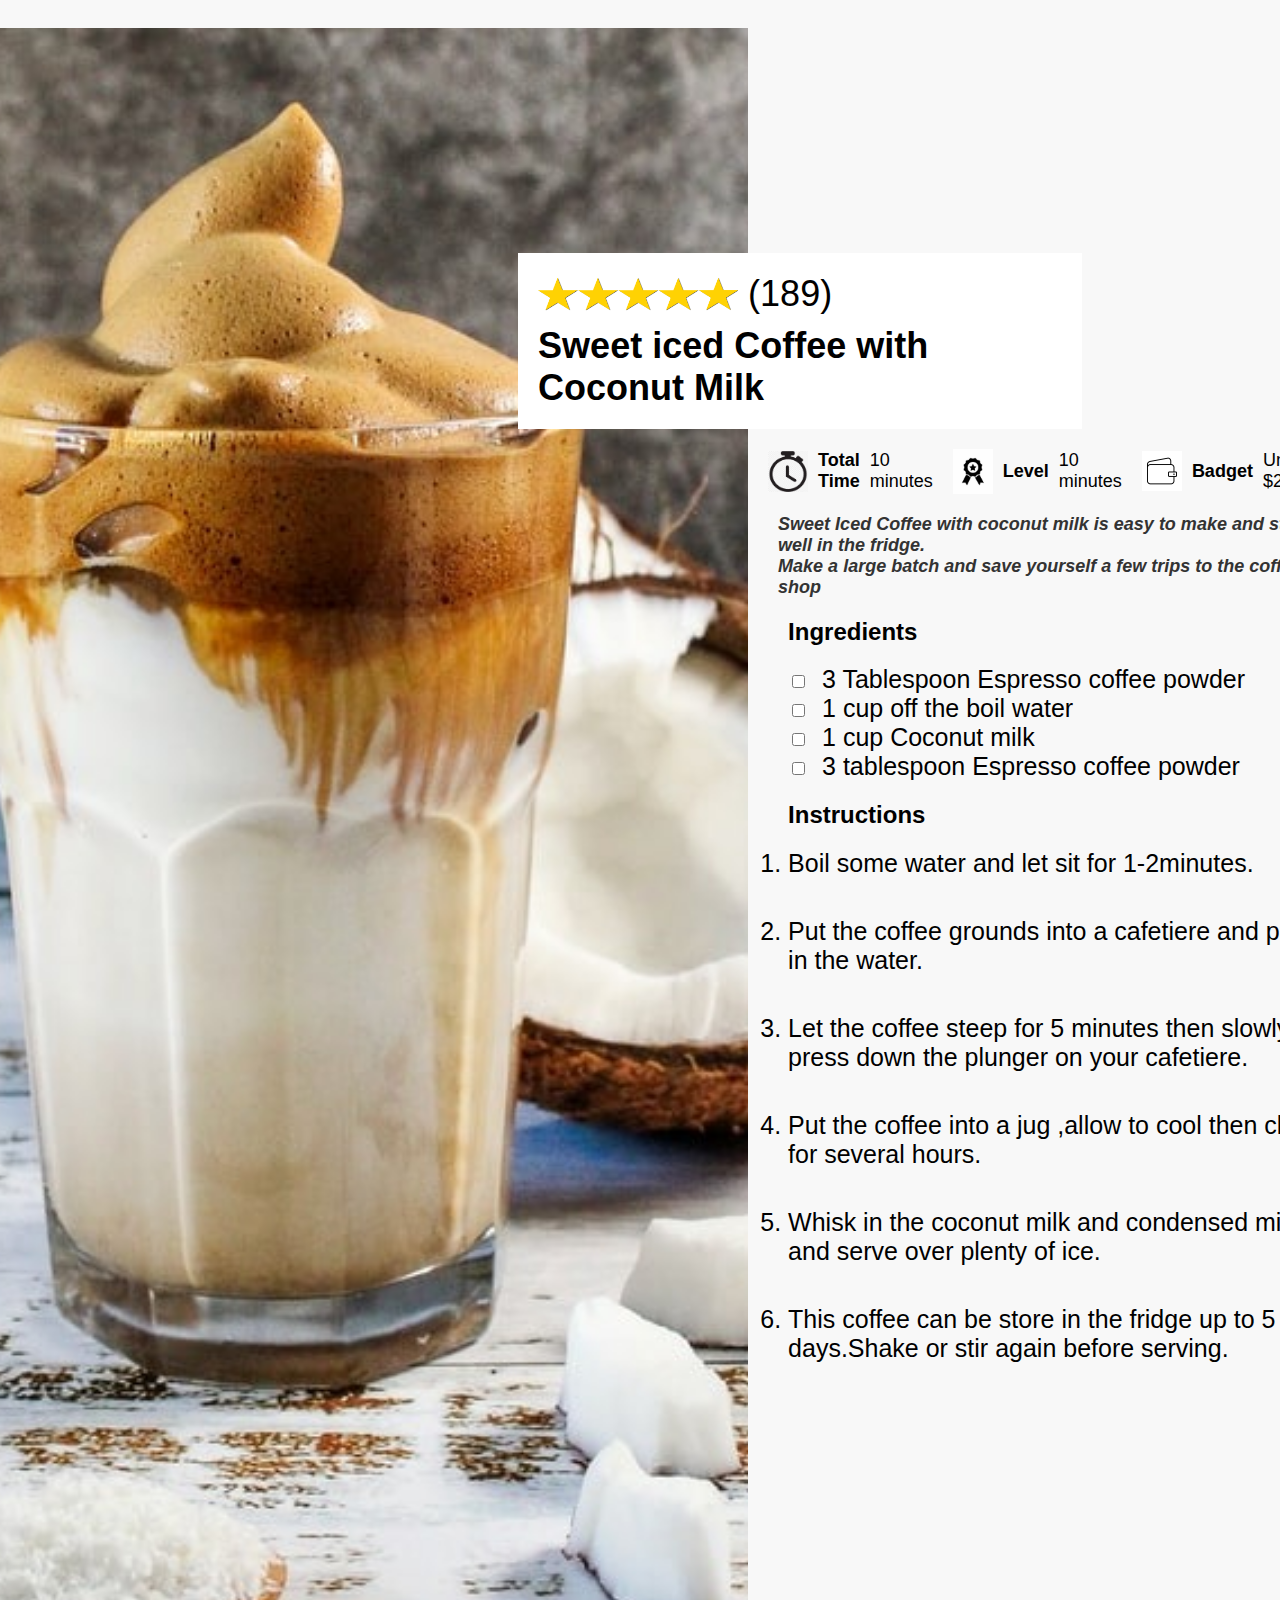
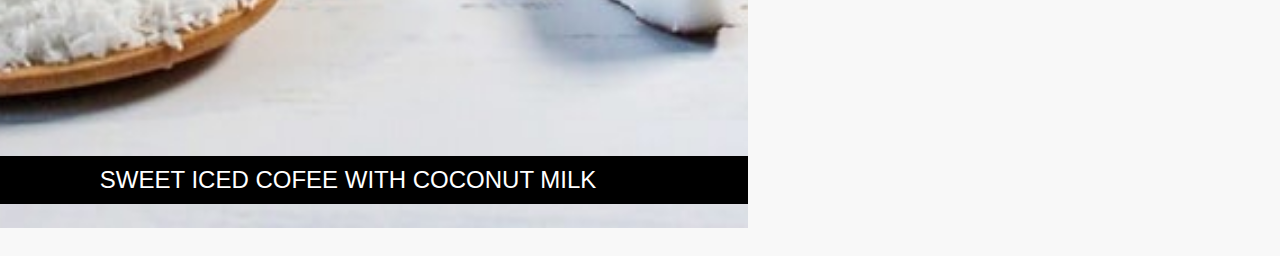
<file: index1.html>
<!DOCTYPE html>
<html lang="en">
<head>
    <meta charset="UTF-8">
    <meta name="viewport" content="width=device-width, initial-scale=1.0">
    <link rel="stylesheet" href="css/index.css">
    <title>Recipe</title>
</head>
<body>
    <aside class="aside">
        <div class="image" style="background-image: url(img/coffee.jpeg);">
            <p class="text">SWEET  ICED COFEE WITH COCONUT MILK</p>
        </div>
    </aside>
    <main>
        <header class="header">
            <div class="content">
                <div class="top-row">
                    <img class="star" src="img/fiveStars.png" alt="five_stars">
                    <p class="number">(189)</p>
                </div>
                <h3>Sweet iced Coffee with Coconut Milk</h3>
            </div>
        </header>
        
        <div class="principal">
            <div class="container">
                <img src="img/timer.png">
                <h4>Total Time</h4>
                <p>10 minutes</p>
                <img src="img/medall.jpeg">
                <h4>Level</h4>
                <p>
                    10 minutes
                </p>
                <img src="img/wallet.jpeg">
                <h4>Badget</h4>
                <p>Under $2</p>
            </div>
        <p class="single-text" style="margin-left: 10px;">Sweet Iced Coffee with coconut milk is easy to make and store well in the fridge.<br>
        Make a large batch and save yourself a few trips to the coffee shop</p>

<!--Bottom Section-->
<div class="Bottom">
    <ul>
    <h2>Ingredients</h2>
    <input type="checkbox" name="check" id="1"> 
    <label for="1">3 Tablespoon Espresso coffee powder</label>
    <br>
    <input type="checkbox" name="check" id="2"> 
    <label for="2">1 cup off the boil water</label>
    <br>
    <input type="checkbox" name="check" id="3"> 
    <label for="3">1 cup Coconut milk</label>
    <br>
    <input type="checkbox" name="check" id="4"> 
    <label for="4">3 tablespoon Espresso coffee powder</label>
    </ul>

    <ol><h2>Instructions</h2>
        <li>Boil some water and let sit for 1-2minutes.</li>
        <br>
        <li>Put the coffee grounds into a cafetiere and pour in the water.</li>
        <br>
        <li>Let the coffee steep for 5 minutes then slowly press down the plunger on your cafetiere.</li>
        <br>
        <li>Put the coffee into a jug ,allow to cool then chill for several hours. </li>
        <br>
        <li>Whisk in the coconut milk and condensed milk and serve over plenty of ice.</li>
        <br>
        <li>This coffee can be store in the fridge up to 5 days.Shake or stir again before serving.</li>
    </ol>
</div>
</main>
</body>
</html>
</file>
<file: css/index.css>
body{
    font-family: Arial, Helvetica, sans-serif;
    color: #333;
    display: flex;
    align-items: center;
    justify-content: center;
    padding: 20px;
    font-size: 25px;
    background-color: #f8f8f8;
}
/*Aside*/
.image{
   position: relative;
   width: 800px;
   height: 1800px;
   background-size: cover;
   margin-right: 20px;
   background-position: center;
}
    
  
.text{
   position: absolute;
   bottom: 0;
   left: 0;
   background-color:black;
   color: #fff;
   padding: 10px;
   text-align: center;
   width: 100%;
   box-sizing: border-box;
   font-size: 24px;
   
   
}
/*main(header)*/
.header{
    color:black;
    margin-bottom: 20px;
    
}
.content{
    display: block;
    align-items: center;
    justify-content: flex-start; 
    padding: 20px; 
    box-sizing: border-box; 
    width: 100%; 
    background-color: #fff;
    transform: translateY(-250px);
   margin-left: -250px;
    margin-top: 20px;

}
.content > .top-row {
    display: flex;
    align-items: center; 
    margin-bottom: 10px; 
   
}
.star  {
    width: 200px;
    height: 40px;
    margin-right: 10px; 
}
.number {
    margin: 0;
    font-size :36px;
}
    
h3 {
    margin: 10px 0 0 0; 
    width: 100%;
    text-align: left; 
    font-size: 36px;
    
}

/*top area*/
.principal{
    margin-top: -250px;
    color:black;
}
.container{
    display: flex;
    align-items: center;
    margin-bottom: 20px;
    
}
.container img {
    width: 40px;
    margin-right: 10px;
}

.container h4 {
    margin: 0 10px 0 0;
    font-size: 18px;
    color: black;
}
.container p {
    margin: 0 20px 0 0;
    color: black;
    font-size: 18px;
}
img{
    width: 30px;
}
.single-text {
    font-family: Arial, Helvetica, sans-serif;
    font-weight: bold;
    font-style: italic;
    font-size: 18px;
    color: #333;
    margin-bottom: 20px;
}
/*bottom*/
.Bottom{
    color: black;
}
.Bottom h2 {
    font-size: 24px;
}

.Bottom ul, .Bottom ol {
    margin: 0;
    padding-left: 20px;
}

.Bottom li {
    margin-bottom: 10px;
}

.Bottom input[type="checkbox"] {
    margin-right: 10px;
}
</file>
